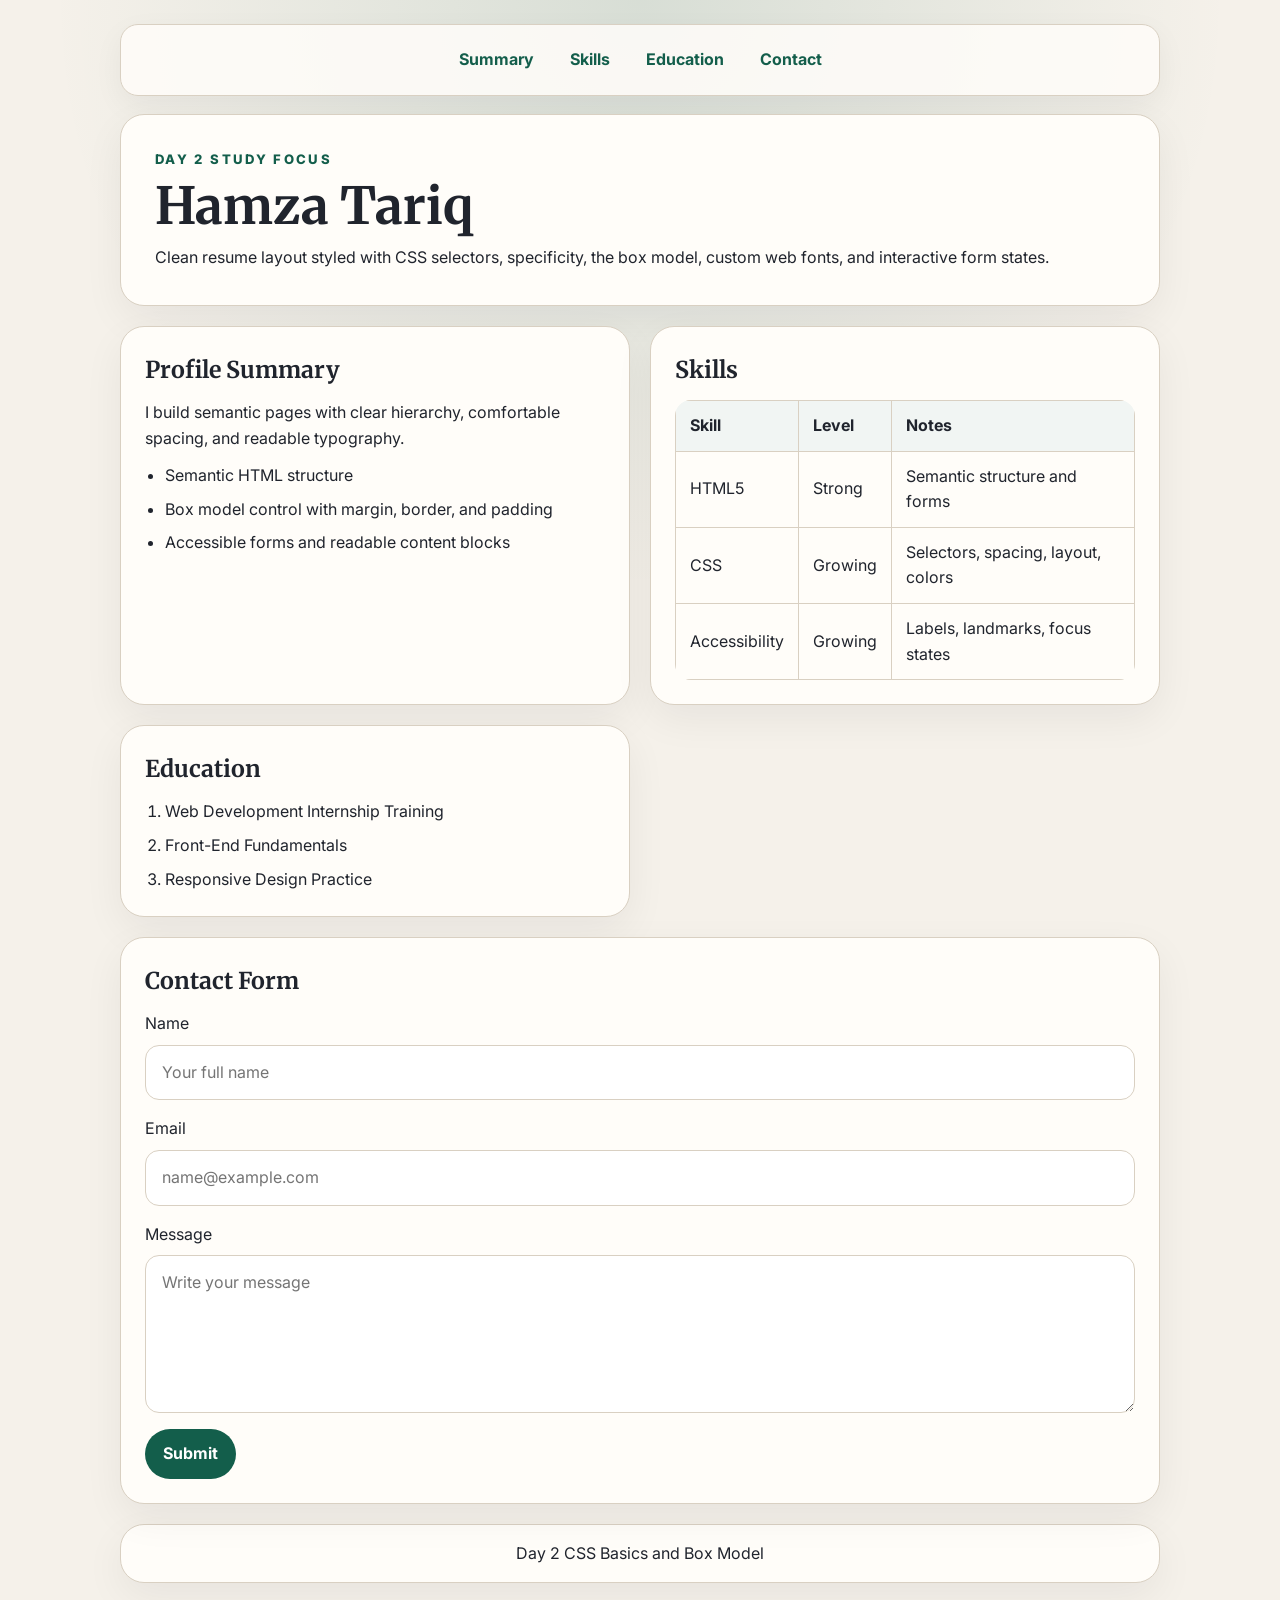
<file: Week-1/Day-2/index.html>
<!DOCTYPE html>
<html lang="en">

<head>
    <meta charset="UTF-8">
    <meta name="viewport" content="width=device-width, initial-scale=1.0">
    <title>Day 2 - CSS Basics & Box Model</title>
    <link rel="stylesheet" href="Day-2.css">
</head>

<body>
    <header class="page-header">
        <nav class="topbar" aria-label="Primary">
            <a href="#summary">Summary</a>
            <a href="#skills">Skills</a>
            <a href="#education">Education</a>
            <a href="#contact">Contact</a>
        </nav>
        <section class="hero" id="summary">
            <p class="eyebrow">Day 2 Study Focus</p>
            <h1>Hamza Tariq</h1>
            <p>
                Clean resume layout styled with CSS selectors, specificity, the box model,
                custom web fonts, and interactive form states.
            </p>
        </section>
    </header>

    <main class="layout">
        <section class="card">
            <h2>Profile Summary</h2>
            <p>
                I build semantic pages with clear hierarchy, comfortable spacing, and readable typography.
            </p>
            <ul>
                <li>Semantic HTML structure</li>
                <li>Box model control with margin, border, and padding</li>
                <li>Accessible forms and readable content blocks</li>
            </ul>
        </section>

        <section class="card" id="skills">
            <h2>Skills</h2>
            <table>
                <thead>
                    <tr>
                        <th>Skill</th>
                        <th>Level</th>
                        <th>Notes</th>
                    </tr>
                </thead>
                <tbody>
                    <tr>
                        <td>HTML5</td>
                        <td>Strong</td>
                        <td>Semantic structure and forms</td>
                    </tr>
                    <tr>
                        <td>CSS</td>
                        <td>Growing</td>
                        <td>Selectors, spacing, layout, colors</td>
                    </tr>
                    <tr>
                        <td>Accessibility</td>
                        <td>Growing</td>
                        <td>Labels, landmarks, focus states</td>
                    </tr>
                </tbody>
            </table>
        </section>

        <section class="card" id="education">
            <h2>Education</h2>
            <ol>
                <li>Web Development Internship Training</li>
                <li>Front-End Fundamentals</li>
                <li>Responsive Design Practice</li>
            </ol>
        </section>

        <section class="card" id="contact">
            <h2>Contact Form</h2>
            <form>
                <div class="field">
                    <label for="name">Name</label>
                    <input type="text" id="name" name="name" required minlength="3" placeholder="Your full name">
                </div>
                <div class="field">
                    <label for="email">Email</label>
                    <input type="email" id="email" name="email" required placeholder="name@example.com">
                </div>
                <div class="field">
                    <label for="message">Message</label>
                    <textarea id="message" name="message" rows="5" required minlength="10"
                        placeholder="Write your message"></textarea>
                </div>
                <button type="submit">Submit</button>
            </form>
        </section>
    </main>

    <footer class="page-footer">
        <p>Day 2 CSS Basics and Box Model</p>
    </footer>
</body>

</html>
</file>
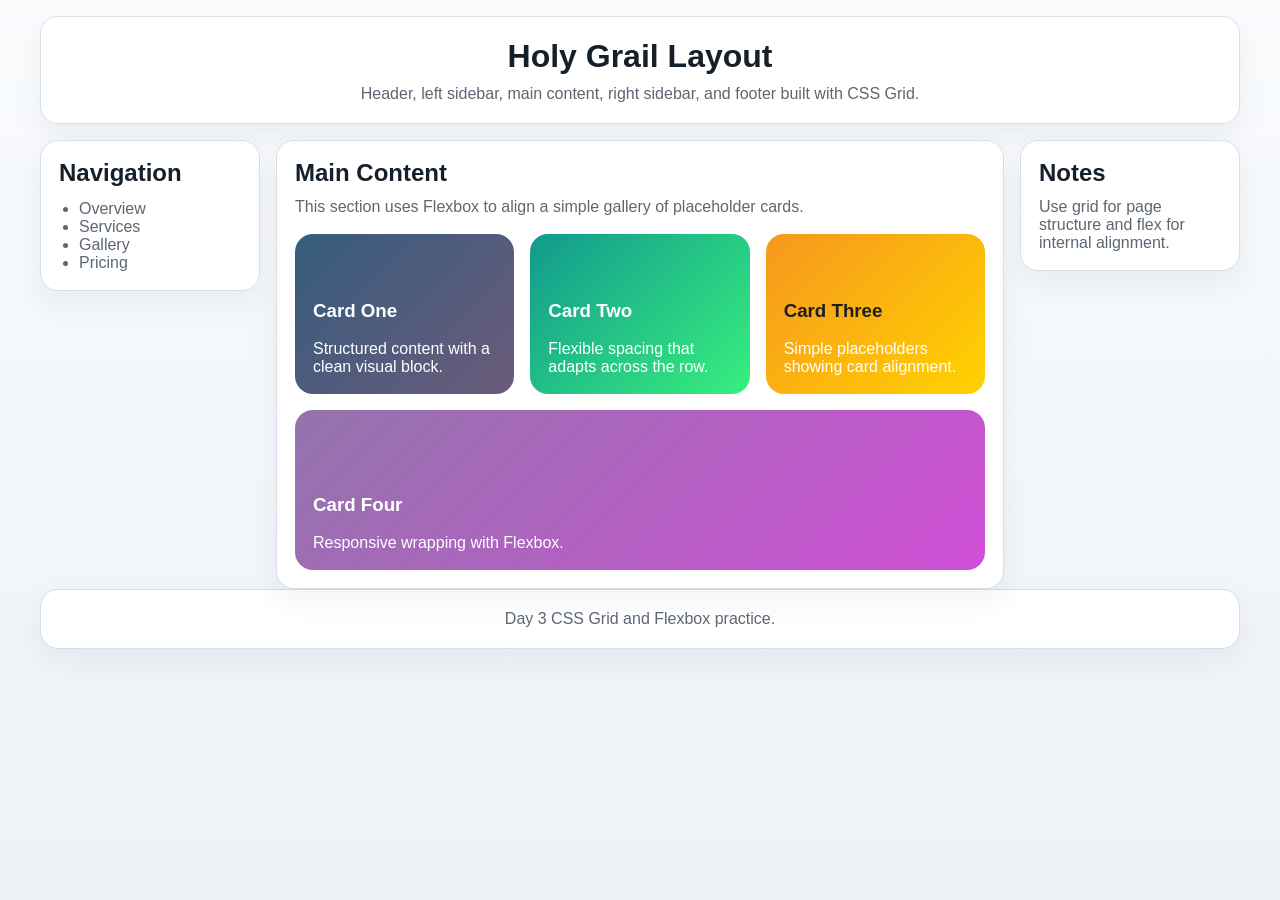
<file: Week-1/Day-3/index.html>
<!DOCTYPE html>
<html lang="en">

<head>
    <meta charset="UTF-8">
    <meta name="viewport" content="width=device-width, initial-scale=1.0">
    <title>Day 3 - Holy Grail Layout</title>
    <link rel="stylesheet" href="Day-3.css">
</head>

<body>
    <div class="page-shell">
        <header class="site-header">
            <h1>Holy Grail Layout</h1>
            <p>Header, left sidebar, main content, right sidebar, and footer built with CSS Grid.</p>
        </header>

        <div class="layout">
            <aside class="sidebar left-sidebar">
                <h2>Navigation</h2>
                <ul>
                    <li>Overview</li>
                    <li>Services</li>
                    <li>Gallery</li>
                    <li>Pricing</li>
                </ul>
            </aside>

            <main class="content">
                <section class="intro">
                    <h2>Main Content</h2>
                    <p>
                        This section uses Flexbox to align a simple gallery of placeholder cards.
                    </p>
                </section>

                <!-- aria-label gives screen readers a name for this gallery section. -->
                <section class="gallery" aria-label="Product gallery">
                    <article class="product-card card-one">
                        <h3>Card One</h3>
                        <p>Structured content with a clean visual block.</p>
                    </article>
                    <article class="product-card card-two">
                        <h3>Card Two</h3>
                        <p>Flexible spacing that adapts across the row.</p>
                    </article>
                    <article class="product-card card-three">
                        <h3>Card Three</h3>
                        <p>Simple placeholders showing card alignment.</p>
                    </article>
                    <article class="product-card card-four">
                        <h3>Card Four</h3>
                        <p>Responsive wrapping with Flexbox.</p>
                    </article>
                </section>
            </main>

            <aside class="sidebar right-sidebar">
                <h2>Notes</h2>
                <p>Use grid for page structure and flex for internal alignment.</p>
            </aside>
        </div>

        <footer class="site-footer">
            <p>Day 3 CSS Grid and Flexbox practice.</p>
        </footer>
    </div>
</body>

</html>
</file>
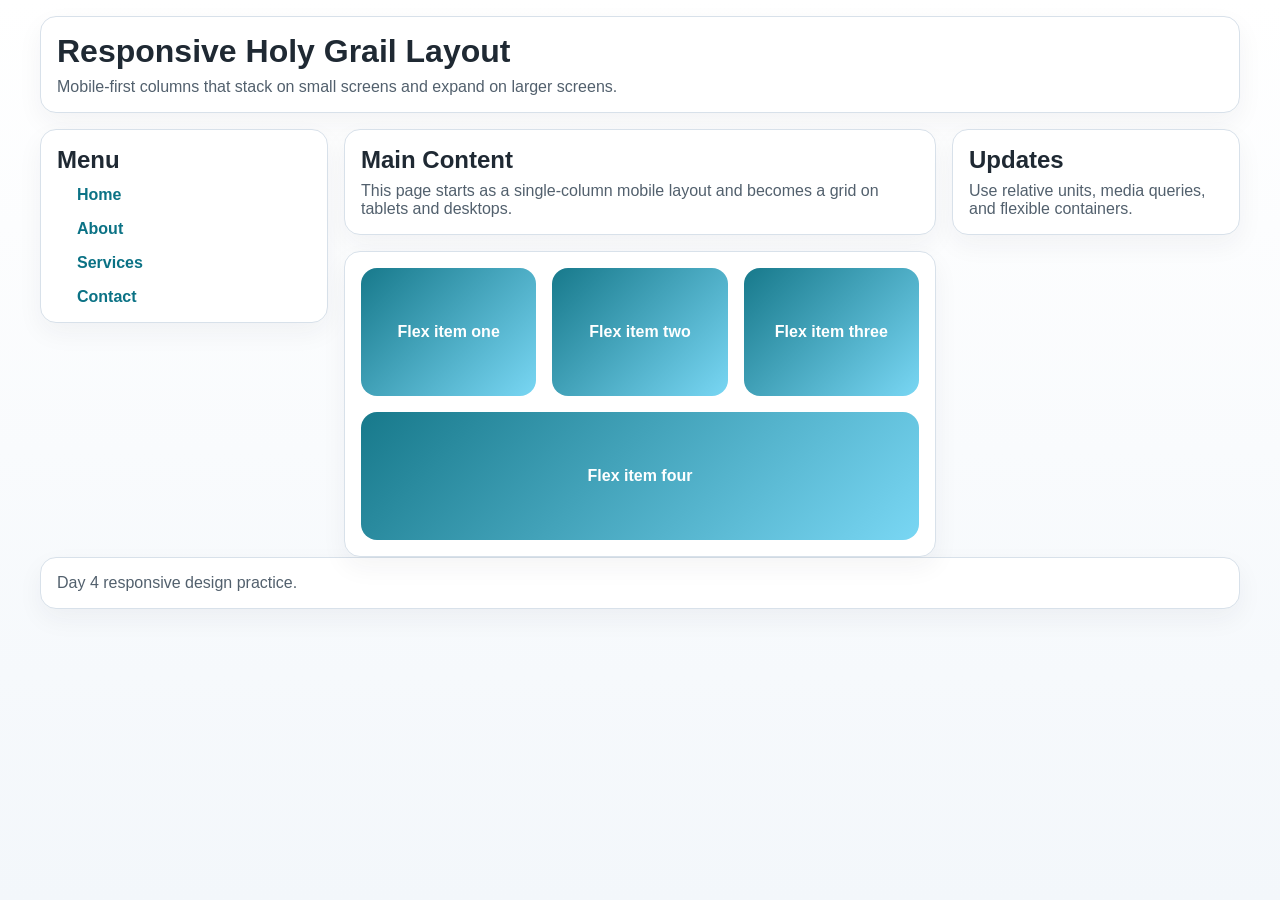
<file: Week-1/Day-4/index.html>
<!DOCTYPE html>
<html lang="en">

<head>
    <meta charset="UTF-8">
    <meta name="viewport" content="width=device-width, initial-scale=1.0">
    <title>Day 4 - Responsive Holy Grail</title>
    <link rel="stylesheet" href="Day-4.css">
</head>

<body>
    <div class="site">
        <header class="site-header">
            <h1>Responsive Holy Grail Layout</h1>
            <p>Mobile-first columns that stack on small screens and expand on larger screens.</p>
        </header>

        <div class="layout">
            <aside class="sidebar left">
                <h2>Menu</h2>
                <ul class="menu-items" aria-label="Primary navigation">
                    <li>Home</li>
                    <li>About</li>
                    <li>Services</li>
                    <li>Contact</li>
                </ul>
            </aside>

            <main class="content">
                <section class="panel">
                    <h2>Main Content</h2>
                    <p>
                        This page starts as a single-column mobile layout and becomes a grid on tablets and desktops.
                    </p>
                </section>

                <section class="cards" aria-label="Feature cards">
                    <article class="feature-card">Flex item one</article>
                    <article class="feature-card">Flex item two</article>
                    <article class="feature-card">Flex item three</article>
                    <article class="feature-card">Flex item four</article>
                </section>
            </main>

            <aside class="sidebar right">
                <h2>Updates</h2>
                <p>Use relative units, media queries, and flexible containers.</p>
            </aside>
        </div>

        <footer class="site-footer">
            <p>Day 4 responsive design practice.</p>
        </footer>
    </div>
</body>

</html>
</file>
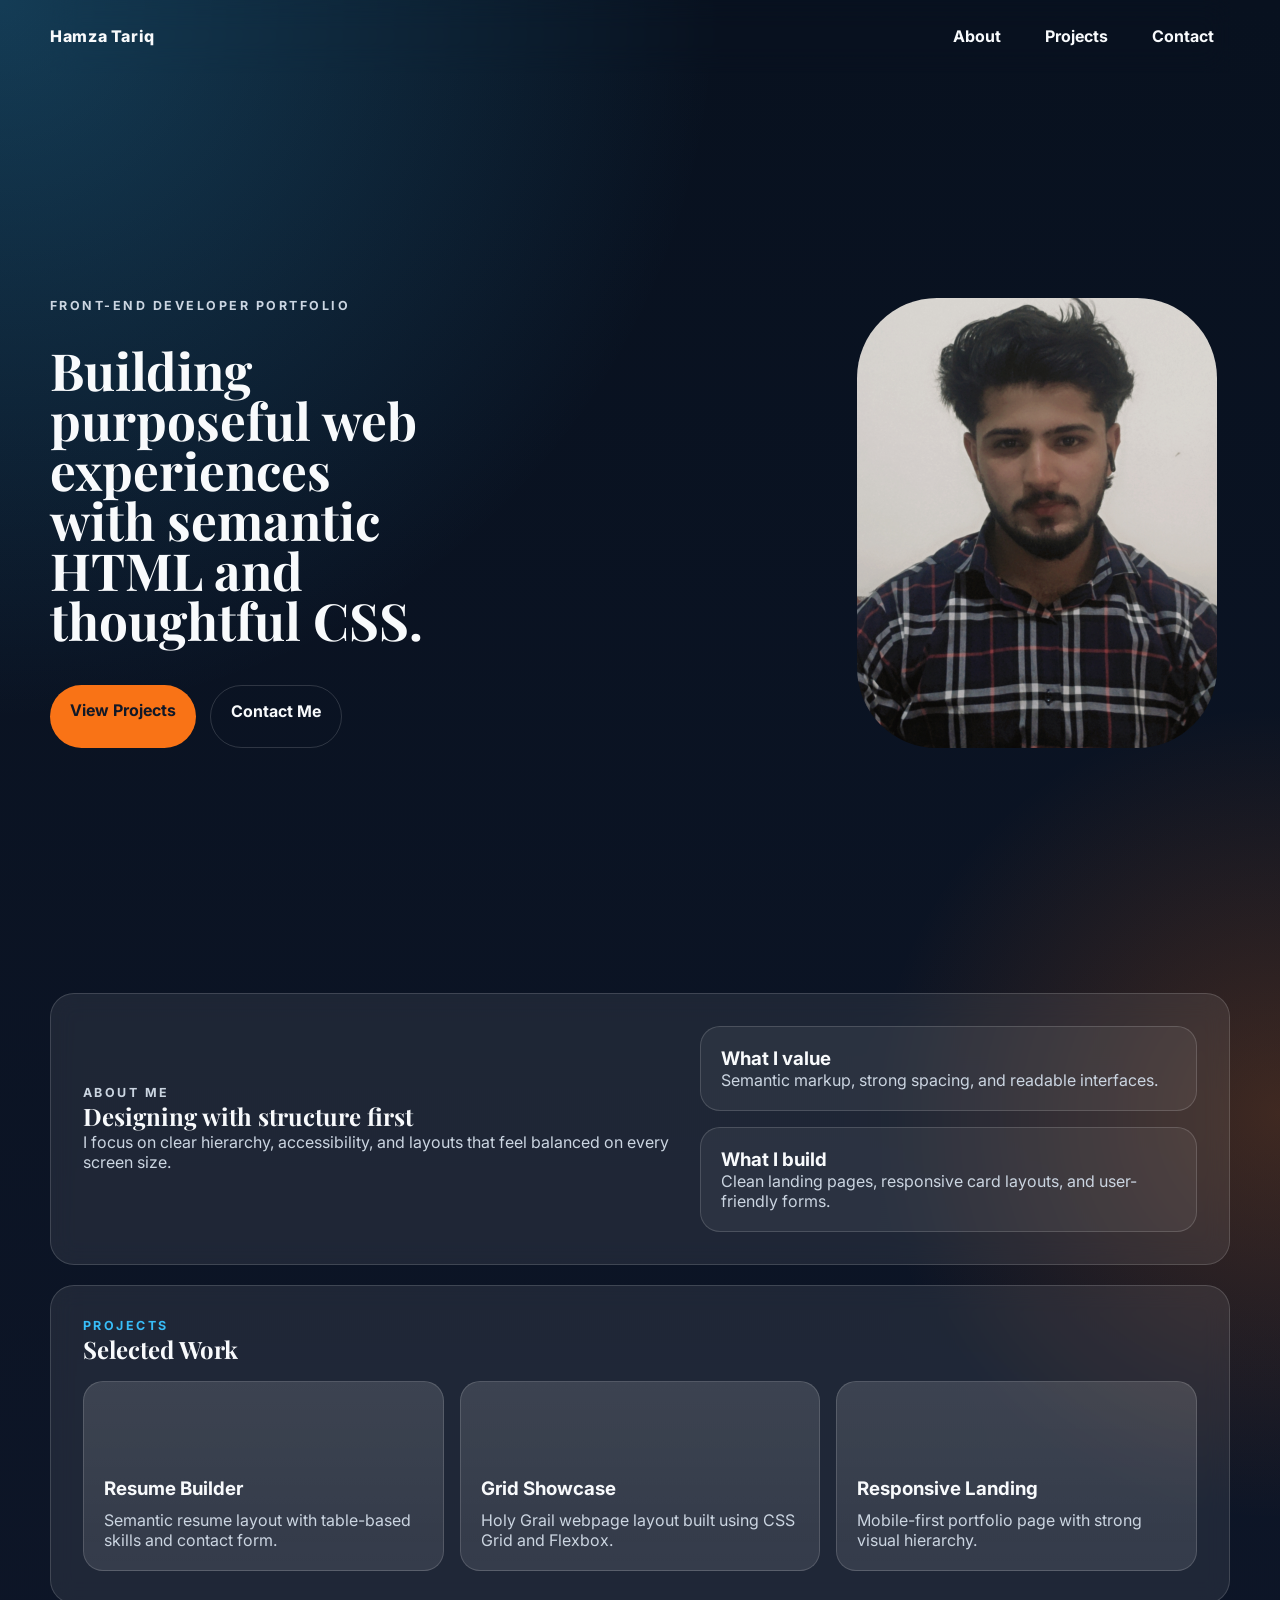
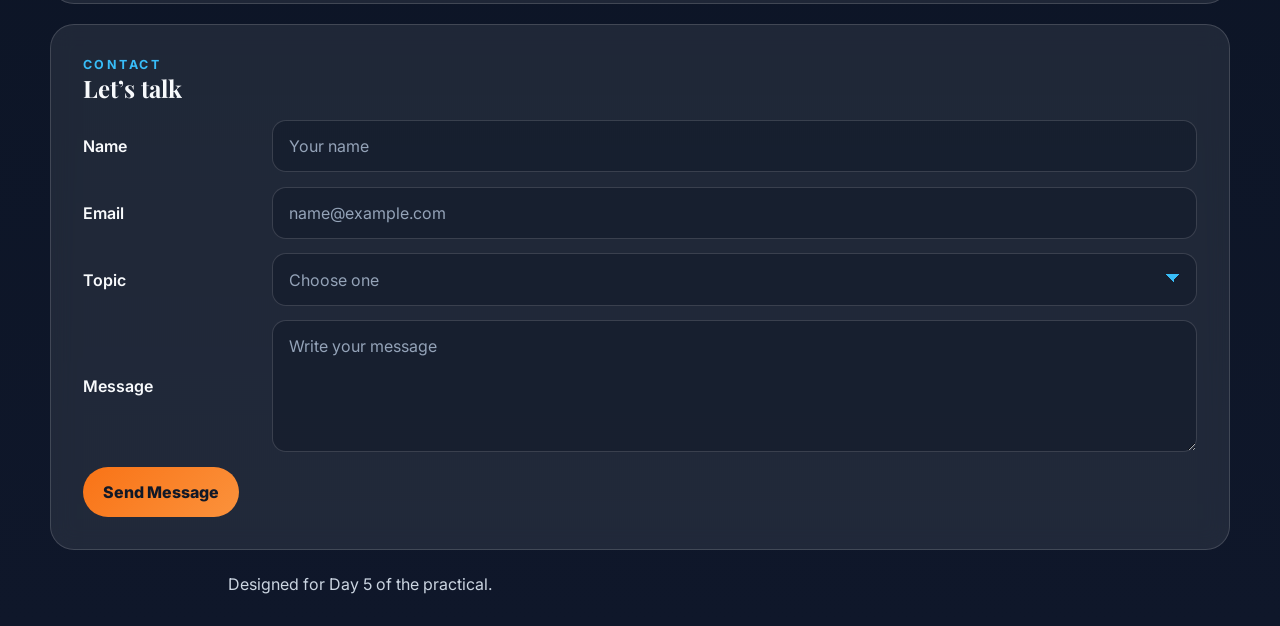
<file: Week-1/Day-5/index.html>
<!DOCTYPE html>
<html lang="en">

<head>
    <meta charset="UTF-8">
    <meta name="viewport" content="width=device-width, initial-scale=1.0">
    <title>Day 5 - Portfolio Landing Page</title>
    <link rel="stylesheet" href="Day-5.css">
</head>

<body>
    <header class="site-header">
        <nav class="navbar" aria-label="Primary">
            <a class="brand" href="#home">Hamza Tariq</a>
            <input type="checkbox" id="nav-toggle" class="nav-toggle" aria-hidden="true">
            <label for="nav-toggle" class="nav-toggle-label" aria-label="Toggle navigation menu">
                <span></span>
                <span></span>
                <span></span>
            </label>
            <div class="nav-links">
                <a href="#about">About</a>
                <a href="#projects">Projects</a>
                <a href="#contact">Contact</a>
            </div>
        </nav>

        <section class="hero" id="home">
            <section class="left">
                <p class="eyebrow">Front-End Developer Portfolio</p>
                <h1>Building purposeful web experiences with semantic HTML and thoughtful CSS.</h1>

                <div class="hero-actions">
                    <a class="button primary" href="#projects">View Projects</a>
                    <a class="button secondary" href="#contact">Contact Me</a>
                </div>

            </section>
            <section class="right">
                <img src="./hamza-profile.jpg" alt="Hamza Tariq" class="profile-image">
            </section>
        </section>
    </header>


    <main>
        <section class="about section-card" id="about">
            <div>
                <p class="section-label">About Me</p>
                <h2>Designing with structure first</h2>
                <p>
                    I focus on clear hierarchy, accessibility, and layouts that feel balanced on every screen size.
                </p>
            </div>
            <div class="about-grid">
                <article>
                    <h3>What I value</h3>
                    <p>Semantic markup, strong spacing, and readable interfaces.</p>
                </article>
                <article>
                    <h3>What I build</h3>
                    <p>Clean landing pages, responsive card layouts, and user-friendly forms.</p>
                </article>
            </div>
        </section>

        <section class="section-card" id="projects">
            <p class="section-label">Projects</p>
            <h2>Selected Work</h2>
            <div class="project-grid">
                <article class="project-card">
                    <h3>Resume Builder</h3>
                    <p>Semantic resume layout with table-based skills and contact form.</p>
                </article>
                <article class="project-card">
                    <h3>Grid Showcase</h3>
                    <p>Holy Grail webpage layout built using CSS Grid and Flexbox.</p>
                </article>
                <article class="project-card">
                    <h3>Responsive Landing</h3>
                    <p>Mobile-first portfolio page with strong visual hierarchy.</p>
                </article>
            </div>
        </section>

        <section class="section-card contact" id="contact">
            <p class="section-label">Contact</p>
            <h2>Let’s talk</h2>
            <form>
                <div class="field-row">
                    <label for="name">Name</label>
                    <input type="text" id="name" name="name" required minlength="3" placeholder="Your name">
                </div>
                <div class="field-row">
                    <label for="email">Email</label>
                    <input type="email" id="email" name="email" required placeholder="name@example.com">
                </div>
                <div class="field-row">
                    <label for="topic">Topic</label>
                    <select id="topic" name="topic" required>
                        <option value="">Choose one</option>
                        <option>Project inquiry</option>
                        <option>Job opportunity</option>
                        <option>General question</option>
                    </select>
                </div>
                <div class="field-row">
                    <label for="message">Message</label>
                    <textarea id="message" name="message" rows="5" required minlength="20"
                        placeholder="Write your message"></textarea>
                </div>
                <button type="submit">Send Message</button>
            </form>
        </section>
    </main>

    <footer class="site-footer">
        <p>Designed for Day 5 of the practical.</p>
    </footer>
</body>

</html>
</file>
<file: Week-1/Day-2/Day-2.css>
@import url("https://fonts.googleapis.com/css2?family=Inter:wght@400;600;700;800&family=Merriweather:wght@700&display=swap");

* {
  margin: 0;
  padding: 0;
  box-sizing: border-box;
}

:root {
  --bg: #f5f1ea;
  --surface: #fffdf9;
  --ink: #20242d;
  --muted: #5d6675;
  --accent: #135e4b;
  --accent-soft: #e3f2eb;
  --border: #d9d0c2;
}

body {
  font-family: "Inter", sans-serif;
  background:
    radial-gradient(circle at top, rgba(19, 94, 75, 0.13), transparent 34%),
    var(--bg);
  color: var(--ink);
  line-height: 1.6;
  padding: 24px;
}

.page-header,
.layout,
.page-footer {
  width: min(1040px, 100%);
  margin: 0 auto;
}

.topbar {
  display: flex;
  flex-wrap: wrap;
  justify-content: center;
  gap: 12px;
  background: rgba(255, 253, 249, 0.85);
  border: 1px solid var(--border);
  border-radius: 18px;
  padding: 14px 16px;
  box-shadow: 0 10px 30px rgba(18, 24, 38, 0.05);
}

.topbar a {
  color: var(--accent);
  text-decoration: none;
  font-weight: 700;
  padding: 8px 12px;
  border-radius: 999px;
  transition:
    background-color 0.2s ease,
    color 0.2s ease;
}

.topbar a:hover {
  background: var(--accent-soft);
  color: var(--ink);
}

.topbar a:focus-visible,
input:focus-visible,
textarea:focus-visible,
button:focus-visible {
  outline: 3px solid rgba(19, 94, 75, 0.25);
  outline-offset: 2px;
}

.hero,
.card,
.page-footer {
  background: var(--surface);
  border: 1px solid var(--border);
  border-radius: 24px;
  box-shadow: 0 14px 40px rgba(18, 24, 38, 0.06);
}

.hero {
  margin-top: 18px;
  padding: 34px;
}

.eyebrow {
  font-size: 0.82rem;
  letter-spacing: 0.18em;
  text-transform: uppercase;
  color: var(--accent);
  font-weight: 800;
  margin-bottom: 10px;
}

.hero h1,
h2 {
  font-family: "Merriweather", serif;
}

.hero h1 {
  font-size: clamp(2.2rem, 4vw, 4rem);
  line-height: 1.05;
  margin-bottom: 12px;
}

.layout {
  display: grid;
  gap: 20px;
  margin-top: 20px;
}

.card {
  padding: 24px;
}

h2 {
  font-size: 1.45rem;
  margin-bottom: 12px;
}

p,
li,
th,
td,
label {
  color: var(--ink);
}

ul,
ol {
  padding-left: 20px;
  margin-top: 12px;
}

li + li {
  margin-top: 8px;
}

table {
  width: 100%;
  border-collapse: collapse;
  margin-top: 12px;
  overflow: hidden;
  border-radius: 16px;
}

th,
td {
  border: 1px solid var(--border);
  padding: 12px 14px;
  text-align: left;
}

th {
  background: #f1f5f3;
}

form {
  display: grid;
  gap: 16px;
  margin-top: 12px;
}

.field {
  display: grid;
  gap: 8px;
}

input,
textarea,
button {
  font: inherit;
}

input,
textarea {
  width: 100%;
  border: 1px solid var(--border);
  border-radius: 14px;
  background: #fff;
  padding: 14px 16px;
  color: var(--ink);
  transition:
    border-color 0.2s ease,
    box-shadow 0.2s ease;
}

input:hover,
textarea:hover {
  border-color: var(--accent);
}

input:focus,
textarea:focus {
  border-color: var(--accent);
  box-shadow: 0 0 0 4px rgba(19, 94, 75, 0.12);
}

button {
  justify-self: start;
  border: 0;
  border-radius: 999px;
  padding: 12px 18px;
  background: var(--accent);
  color: #fff;
  font-weight: 700;
  cursor: pointer;
  transition:
    transform 0.2s ease,
    background-color 0.2s ease;
}

button:hover {
  background: #0f4a3b;
  transform: translateY(-1px);
}

.page-footer {
  margin: 20px auto 0;
  padding: 16px 20px;
  text-align: center;
  color: var(--muted);
}

@media (min-width: 768px) {
  .layout {
    grid-template-columns: repeat(2, minmax(0, 1fr));
  }

  #contact {
    grid-column: 1 / -1;
  }
}
</file>
<file: Week-1/Day-3/Day-3.css>
* {
  margin: 0;
  padding: 0;
  box-sizing: border-box;
}

:root {
  --bg: #edf2f7;
  --surface: #ffffff;
  --ink: #16202a;
  --muted: #5c6773;
  --accent: #355c7d;
  --accent-2: #6c5b7b;
  --border: #d6dee8;
}

body {
  font-family: Arial, Helvetica, sans-serif;
  background: linear-gradient(180deg, #f9fbfd 0%, var(--bg) 100%);
  color: var(--ink);
  min-height: 100vh;
  padding: 16px;
}

.page-shell {
  max-width: 1200px;
  margin: 0 auto;
}

.site-header,
.site-footer,
.sidebar,
.content {
  background: var(--surface);
  border: 1px solid var(--border);
  border-radius: 18px;
  box-shadow: 0 12px 30px rgba(22, 32, 42, 0.06);
}

.site-header,
.site-footer {
  padding: 20px;
  margin-bottom: 16px;
  text-align: center;
}

.layout {
  display: grid;
  gap: 16px;
}

.sidebar,
.content {
  padding: 18px;
}

.sidebar ul {
  margin-top: 12px;
  padding-left: 20px;
}

.content {
  display: flex;
  flex-direction: column;
  gap: 18px;
}

.gallery {
  display: flex;
  flex-wrap: wrap;
  gap: 16px;
}

.gallery p{
color: var(--surface);
}
.product-card {
  flex: 1 1 180px;
  min-height: 160px;
  padding: 18px;
  border-radius: 18px;
  color: #fff;
  display: flex;
  flex-direction: column;
  justify-content: flex-end;
  gap: 8px;
}

.card-one {
  background: linear-gradient(135deg, #355c7d, #6c5b7b);
}

.card-two {
  background: linear-gradient(135deg, #11998e, #38ef7d);
}

.card-three {
  background: linear-gradient(135deg, #f7971e, #ffd200);
  color: #1e1e1e;
}

.card-four {
  background: linear-gradient(135deg, #7a5599d0, #d04ed6);
}

h1,
h2,
h3 {
  line-height: 1.2;
  margin-bottom: 10px;
}

p,
li {
  color: var(--muted);
}

@media (min-width: 900px) {
  .layout {
    grid-template-columns: 220px minmax(0, 1fr) 220px;
    align-items: start;
  }

  .content {
    min-height: 100%;
  }
}
</file>
<file: Week-1/Day-4/Day-4.css>
* {
  margin: 0;
  padding: 0;
  box-sizing: border-box;
}

:root {
  /* CSS variables let us reuse the same colors in many places. */
  --bg: #f3f7fb;
  --surface: #ffffff;
  --ink: #1f2933;
  --muted: #52606d;
  --accent: #0b7285;
  --border: #d8e1ea;
}

html {
  font-size: 16px;
}

body {
  font-family: Arial, Helvetica, sans-serif;
  /* linear-gradient blends one color into another smoothly. */
  background: linear-gradient(180deg, #ffffff 0%, var(--bg) 100%);
  color: var(--ink);
  min-height: 100vh;
  padding: 1rem;
}

.site {
  max-width: 1200px;
  margin: 0 auto;
}

.menu-items {
  list-style: none;
  display: grid;
  font-size: 1rem;
  font-weight: bold;
  /* gap works here because the list is set to grid. */
  gap: 1rem;
}

.menu-items li {
  color: var(--accent);
  /* Transition makes hover color and movement change smoothly. */
  transition:
    color 0.3s ease-in-out,
    transform 0.3s ease-in-out;
}

.menu-items li:hover {
  color: crimson;
  transform: translateX(4%);
  cursor: pointer;
}

.site-header,
.site-footer,
.sidebar,
.panel,
.cards {
  background: var(--surface);
  border: 1px solid var(--border);
  border-radius: 1rem;
  box-shadow: 0 10px 26px rgba(31, 41, 51, 0.05);
}

.site-header,
.site-footer,
.sidebar,
.panel {
  padding: 1rem;
}

.site-header,
.site-footer {
  margin-bottom: 1rem;
}

.layout {
  display: grid;
  gap: 1rem;
}

.content {
  display: grid;
  gap: 1rem;
}

.cards {
  display: flex;
  flex-wrap: wrap;
  gap: 1rem;
  padding: 1rem;
}

.feature-card {
  flex: 1 1 10rem;
  min-height: 8rem;
  border-radius: 1rem;
  background: linear-gradient(
    135deg,
    rgba(11, 114, 133, 0.95),
    rgba(76, 201, 240, 0.75)
  );
  color: #fff;
  padding: 1rem;
  display: flex;
  align-items: center;
  justify-content: center;

  font-weight: 700;
}

.sidebar ul {
  padding-left: 1.25rem;
  margin-top: 0.75rem;
}

h1,
h2 {
  margin-bottom: 0.5rem;
}

p,
li {
  color: var(--muted);
}

@media (min-width: 48rem) {
  .layout {
    grid-template-columns: minmax(14rem, 18rem) minmax(0, 1fr) minmax(
        14rem,
        18rem
      );
    align-items: start;
  }

  .content {
    min-height: 100%;
  }
}
</file>
<file: Week-1/Day-5/Day-5.css>
@import url("https://fonts.googleapis.com/css2?family=Inter:wght@400;500;600;700;800&family=Playfair+Display:wght@700;800&display=swap");

* {
  margin: 0;
  padding: 0;
  box-sizing: border-box;
}

:root {
  --bg: #0f172a;
  --bg-soft: #111c33;
  --surface: rgba(255, 255, 255, 0.08);
  --surface-strong: rgba(255, 255, 255, 0.12);
  --ink: #f8fafc;
  --muted: #cbd5e1;
  --accent: #f97316;
  --accent-2: #38bdf8;
  --border: rgba(255, 255, 255, 0.15);
}

html {
  scroll-behavior: smooth;
}

body {
  font-family: "Inter", sans-serif;
  color: var(--ink);
  background:
    radial-gradient(
      circle at top left,
      rgba(56, 189, 248, 0.25),
      transparent 28%
    ),
    radial-gradient(circle at right, rgba(249, 115, 22, 0.22), transparent 24%),
    linear-gradient(180deg, #08111f 0%, var(--bg) 100%);
  min-height: 100vh;
}

.site-header,
main,
.site-footer {
  width: min(1180px, calc(100% - 2rem));
  margin: 0 auto;
}

.navbar {
  position: sticky;
  top: 0;
  z-index: 10;
  display: flex;
  flex-wrap: wrap;
  justify-content: space-between;
  align-items: center;
  gap: 1rem;
  padding: 1rem 0;
  backdrop-filter: blur(14px);
}

.nav-toggle {
  position: absolute;
  opacity: 0;
  pointer-events: none;
}

.nav-toggle-label {
  display: none;
  width: 3rem;
  height: 3rem;
  align-items: center;
  justify-content: center;
  flex-direction: column;
  gap: 0.35rem;
  border: 1px solid var(--border);
  border-radius: 0.9rem;
  background: rgba(255, 255, 255, 0.06);
  cursor: pointer;
}

.nav-toggle-label span {
  width: 1.4rem;
  height: 2px;
  background: var(--ink);
  border-radius: 999px;
  transition:
    transform 0.25s ease,
    opacity 0.25s ease;
}

.brand {
  color: var(--ink);
  text-decoration: none;
  font-weight: 800;
  letter-spacing: 0.04em;
}

.nav-links {
  display: flex;
  flex-wrap: wrap;
  gap: 0.75rem;
}

.nav-links a,
.hero-actions .button {
  text-decoration: none;
  font-weight: 700;
  border-radius: 999px;
  transition:
    transform 0.2s ease,
    background-color 0.2s ease,
    color 0.2s ease;
}

.nav-links a {
  color: var(--ink);
  padding: 0.65rem 1rem;
  background: transparent;
}

.nav-links a:hover,
.nav-links a:focus-visible {
  background: var(--surface-strong);
  outline: none;
}

.hero {
  min-height: 72vh;
  height: 100vh;
  display: grid;
  /* clamp keeps the hero heading between a minimum, flexible, and maximum size. */
  grid-template-columns: minmax(0, 2fr) minmax(0, 1fr);
  align-content: center;
  gap: 1.25rem;
  padding: clamp(2rem, 6vw, 5rem) 0;
}

.hero .left {
  display: grid;
  gap: 1.25rem;
}
.eyebrow,
.section-label {
  text-transform: uppercase;
  letter-spacing: 0.2em;
  color: var(--accent-2);
  font-size: 0.78rem;
  font-weight: 700;
}

.hero .right {
  display: grid;
  place-items: center;
  gap: 1.25rem;
  overflow: hidden;
  border-radius: 5rem;
}

.profile-image {
  display: block;
  width: 100%;
  height: 100%;
  max-width: 360px;
  min-width: 360px;
  min-height: 200px;
  aspect-ratio: 4 / 5;
  /* object-fit keeps the image filling the box without distortion. */
  object-fit: cover;
  border-radius: inherit;
}

.hero h1,
.section-card h2 {
  font-family: "Playfair Display", serif;
}

.hero h1 {
  font-size: clamp(2.5rem, 4vw, 5.5rem);
  line-height: 0.98;
  max-width: 12ch;
}

.hero p,
.project-card p,
.about p,
.site-footer p {
  color: var(--muted);
  max-width: 62ch;
}

.hero-actions {
  display: flex;
  flex-wrap: wrap;
  gap: 0.85rem;
  margin-top: 0.5rem;
}

.button {
  padding: 0.9rem 1.25rem;
}

.primary {
  background: var(--accent);
  color: #111827;
}

.secondary {
  background: transparent;
  color: var(--ink);
  border: 1px solid var(--border);
}

.primary:hover,
.primary:focus-visible,
.secondary:hover,
.secondary:focus-visible {
  transform: translateY(-1px);
}

.section-card {
  margin-top: 1.25rem;
  padding: clamp(1.25rem, 3vw, 2rem);
  border: 1px solid var(--border);
  border-radius: 24px;
  background: var(--surface);
  backdrop-filter: blur(12px);
}

.about {
  display: grid;
  gap: 1.25rem;
}

.about-grid,
.project-grid {
  display: grid;
  gap: 1rem;
}

.about-grid article,
.project-card {
  padding: 1.25rem;
  border-radius: 20px;
  background: rgba(255, 255, 255, 0.06);
  border: 1px solid var(--border);
}

.project-grid {
  margin-top: 1rem;
}

.project-card {
  min-height: 190px;
  display: flex;
  flex-direction: column;
  justify-content: flex-end;
  gap: 0.6rem;
  background:
    linear-gradient(
      180deg,
      rgba(255, 255, 255, 0.06),
      rgba(255, 255, 255, 0.02)
    ),
    var(--surface);
}

.contact form {
  display: grid;
  gap: 1rem;
  margin-top: 1rem;
}

.field-row {
  display: grid;
  gap: 0.55rem;
}

label {
  font-weight: 600;
}

input,
select,
textarea,
button {
  font: inherit;
}

input,
select,
textarea {
  width: 100%;
  padding: 0.95rem 1rem;
  border-radius: 14px;
  border: 1px solid var(--border);
  background: rgba(8, 17, 31, 0.35);
  color: var(--ink);
}

select {
  /* Remove native browser styling so the custom dropdown arrow can show. */
  appearance: none;
  -webkit-appearance: none;
  -moz-appearance: none;
  cursor: pointer;
  padding-right: 3rem;
  background-image:
    linear-gradient(45deg, transparent 50%, var(--accent-2) 50%),
    linear-gradient(135deg, var(--accent-2) 50%, transparent 50%);
  background-position:
    calc(100% - 1.35rem) calc(50% - 2px),
    calc(100% - 1rem) calc(50% - 2px);
  background-size: 0.5rem 0.5rem;
  background-repeat: no-repeat;
}

select option {
  color: #111827;
  background: #ffffff;
}

select:invalid {
  color: #94a3b8;
}

input::placeholder,
textarea::placeholder {
  color: #94a3b8;
}

input:hover,
select:hover,
textarea:hover {
  border-color: rgba(56, 189, 248, 0.45);
}

input:focus,
select:focus,
textarea:focus {
  outline: 3px solid rgba(56, 189, 248, 0.25);
  outline-offset: 2px;
  border-color: var(--accent-2);
}

button {
  justify-self: start;
  border: 0;
  border-radius: 999px;
  padding: 0.95rem 1.25rem;
  background: linear-gradient(135deg, var(--accent), #fb923c);
  color: #111827;
  font-weight: 800;
  cursor: pointer;
}

button:hover {
  transform: translateY(-1px);
}

.site-footer {
  padding: 1.5rem 0 2rem;
  text-align: center;
}

@media (max-width: 768px) {
  .navbar {
    align-items: flex-start;
  }

  .nav-toggle-label {
    display: inline-flex;
    margin-left: auto;
  }

  .nav-links {
    display: none;
    width: 100%;
    flex-direction: column;
    gap: 0.5rem;
    padding: 0.75rem 0 0;
  }

  .nav-links a {
    width: 100%;
    padding: 0.85rem 1rem;
    background: rgba(255, 255, 255, 0.06);
    border: 1px solid var(--border);
  }

  /* First line rotates to form the top of the X icon. */
  .nav-toggle:checked + .nav-toggle-label span:nth-child(1) {
    transform: translateY(7px) rotate(45deg);
  }

  /* Middle line disappears so the burger becomes a close icon. */
  .nav-toggle:checked + .nav-toggle-label span:nth-child(2) {
    opacity: 0;
  }

  /* Third line rotates to form the bottom of the X icon. */
  .nav-toggle:checked + .nav-toggle-label span:nth-child(3) {
    transform: translateY(-7px) rotate(-45deg);
  }

  /* Show the hidden nav links when the checkbox is checked. */
  .nav-toggle:checked ~ .nav-links {
    display: flex;
  }

  .hero {
    grid-template-columns: 1fr;
    height: auto;
    min-height: auto;
    text-align: center;
    padding: 2rem 0 3rem;
  }

  .hero .left {
    justify-items: center;
  }

  .hero .right {
    width: 100%;
  }

  .profile-image {
    width: min(100%, 320px);
    max-width: 100%;
    min-width: 0;
    min-height: 0;
    height: auto;
  }

  .hero p {
    max-width: 100%;
  }

  .hero-actions {
    justify-content: center;
  }
}

@media (min-width: 768px) {
  .about {
    grid-template-columns: 1.2fr 1fr;
    align-items: center;
  }

  .project-grid {
    grid-template-columns: repeat(3, minmax(0, 1fr));
  }

  .field-row {
    grid-template-columns: 180px minmax(0, 1fr);
    align-items: center;
  }

  .contact form {
    gap: 0.9rem;
  }
}
</file>
